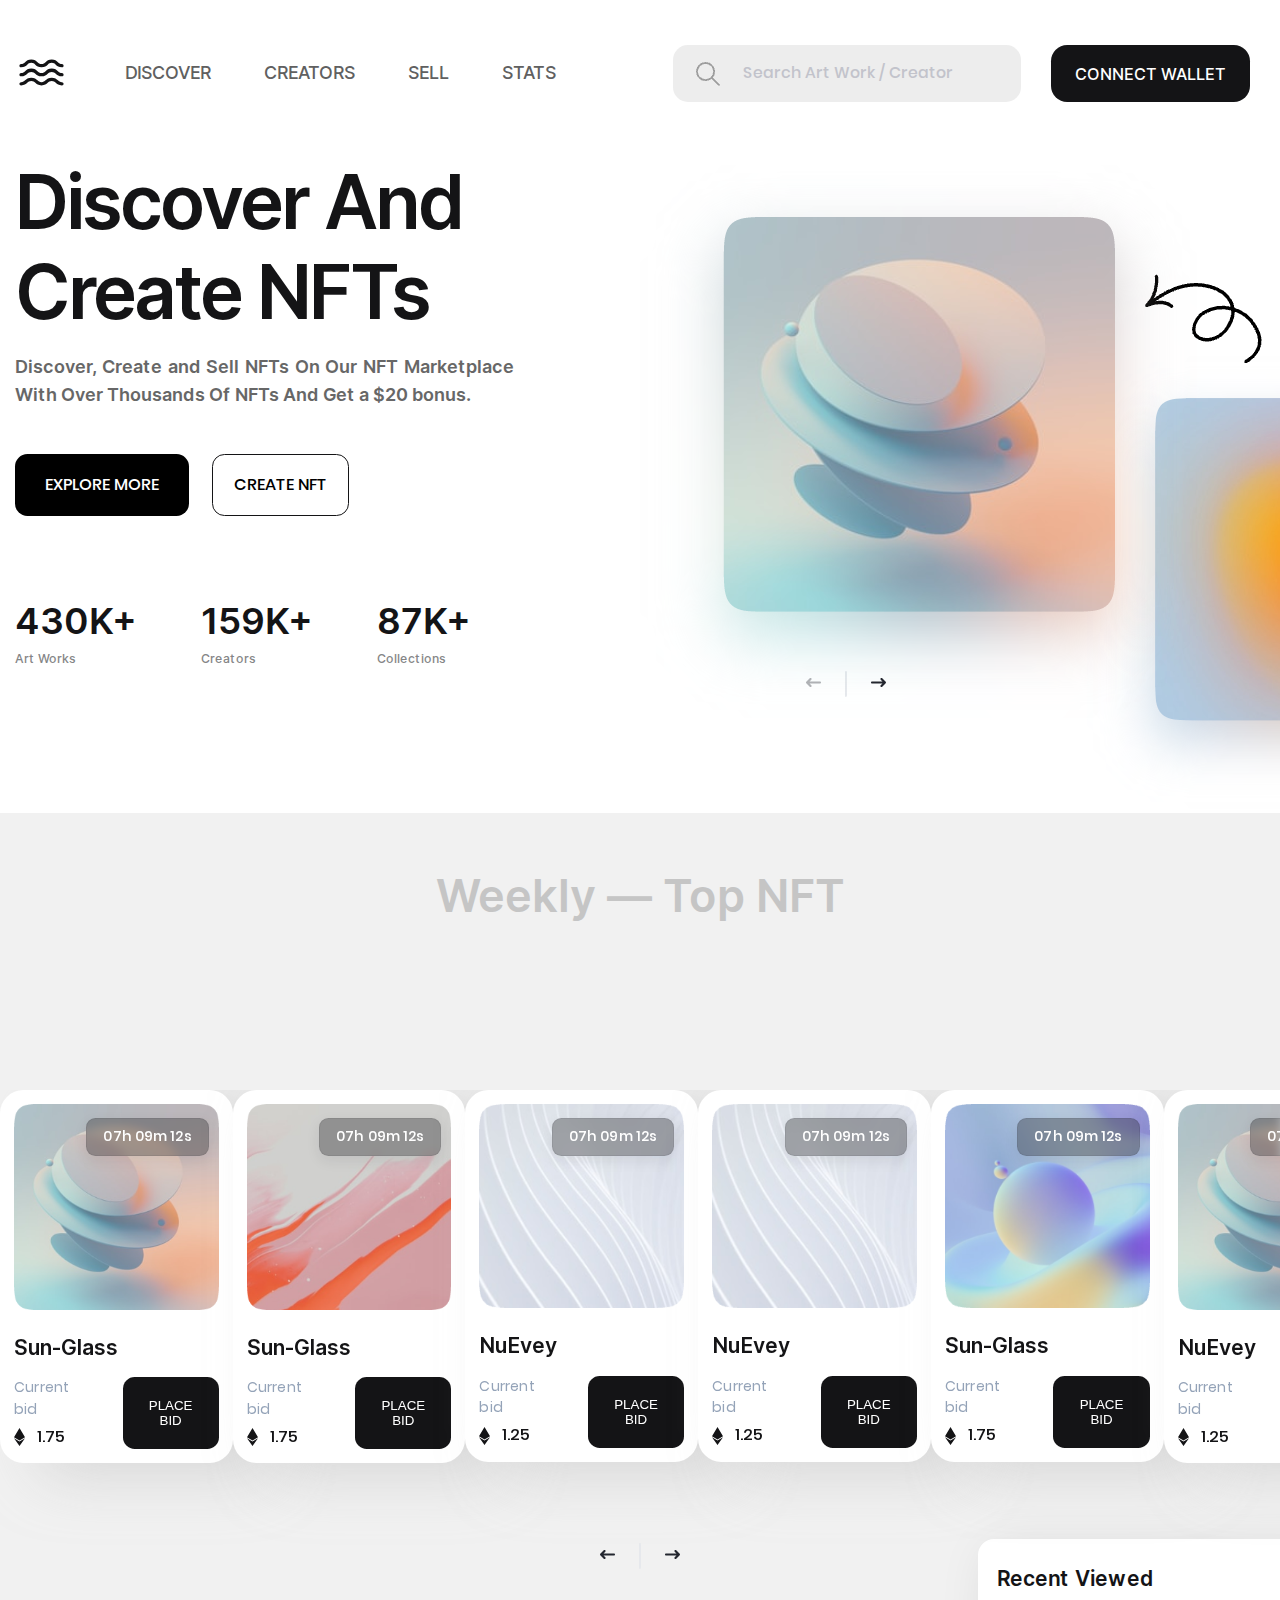
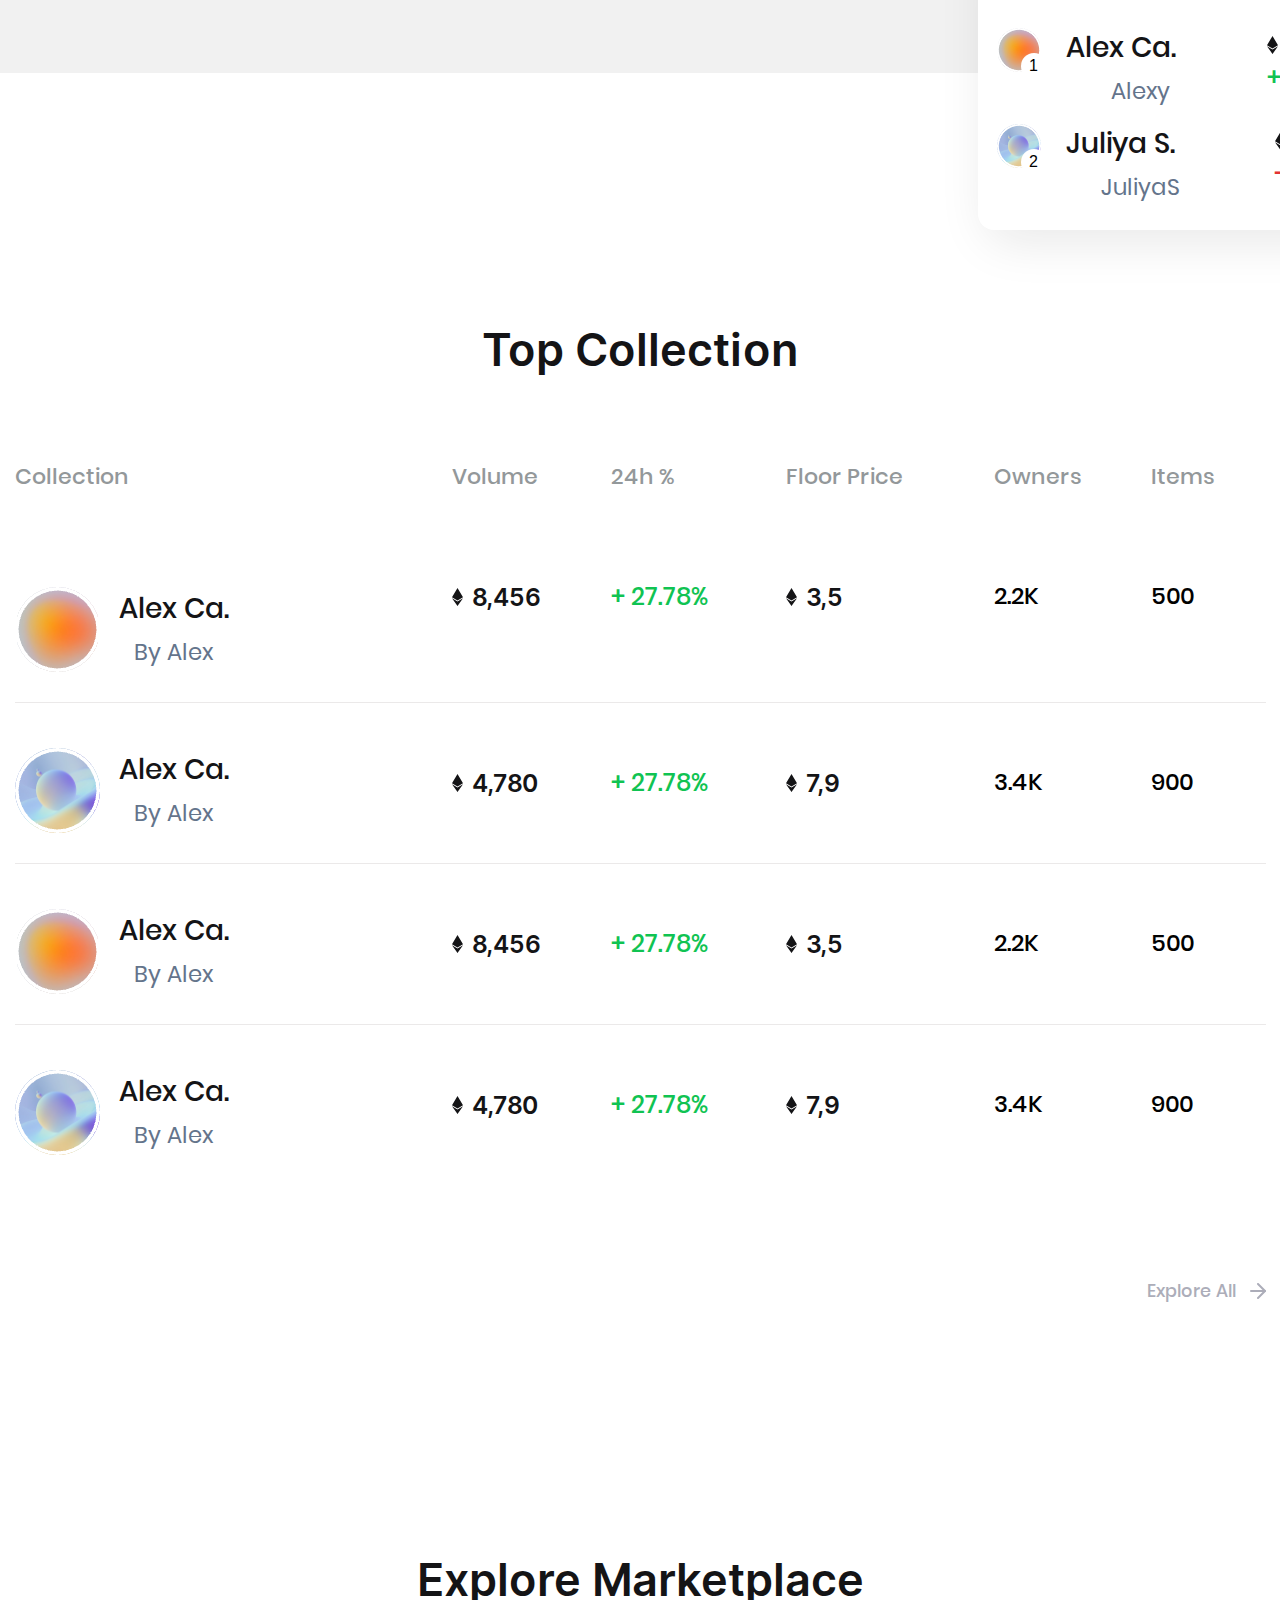
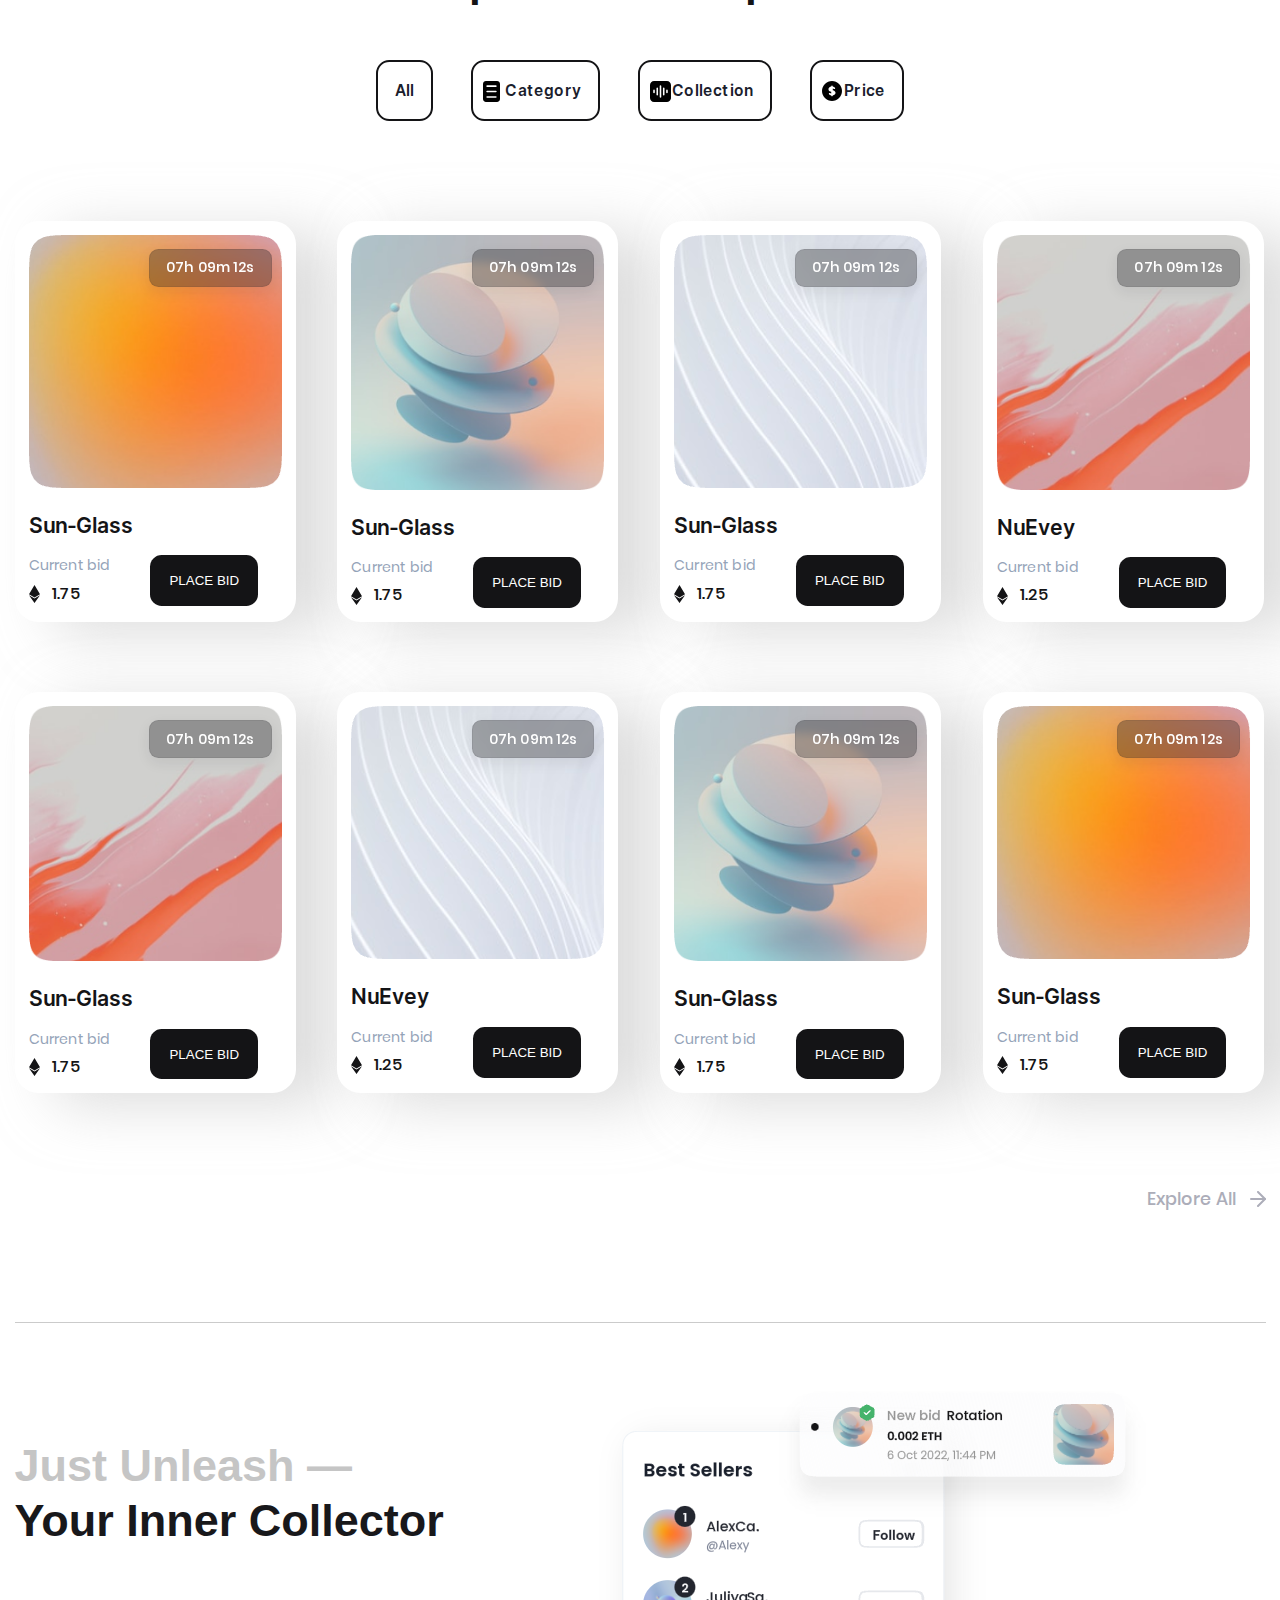
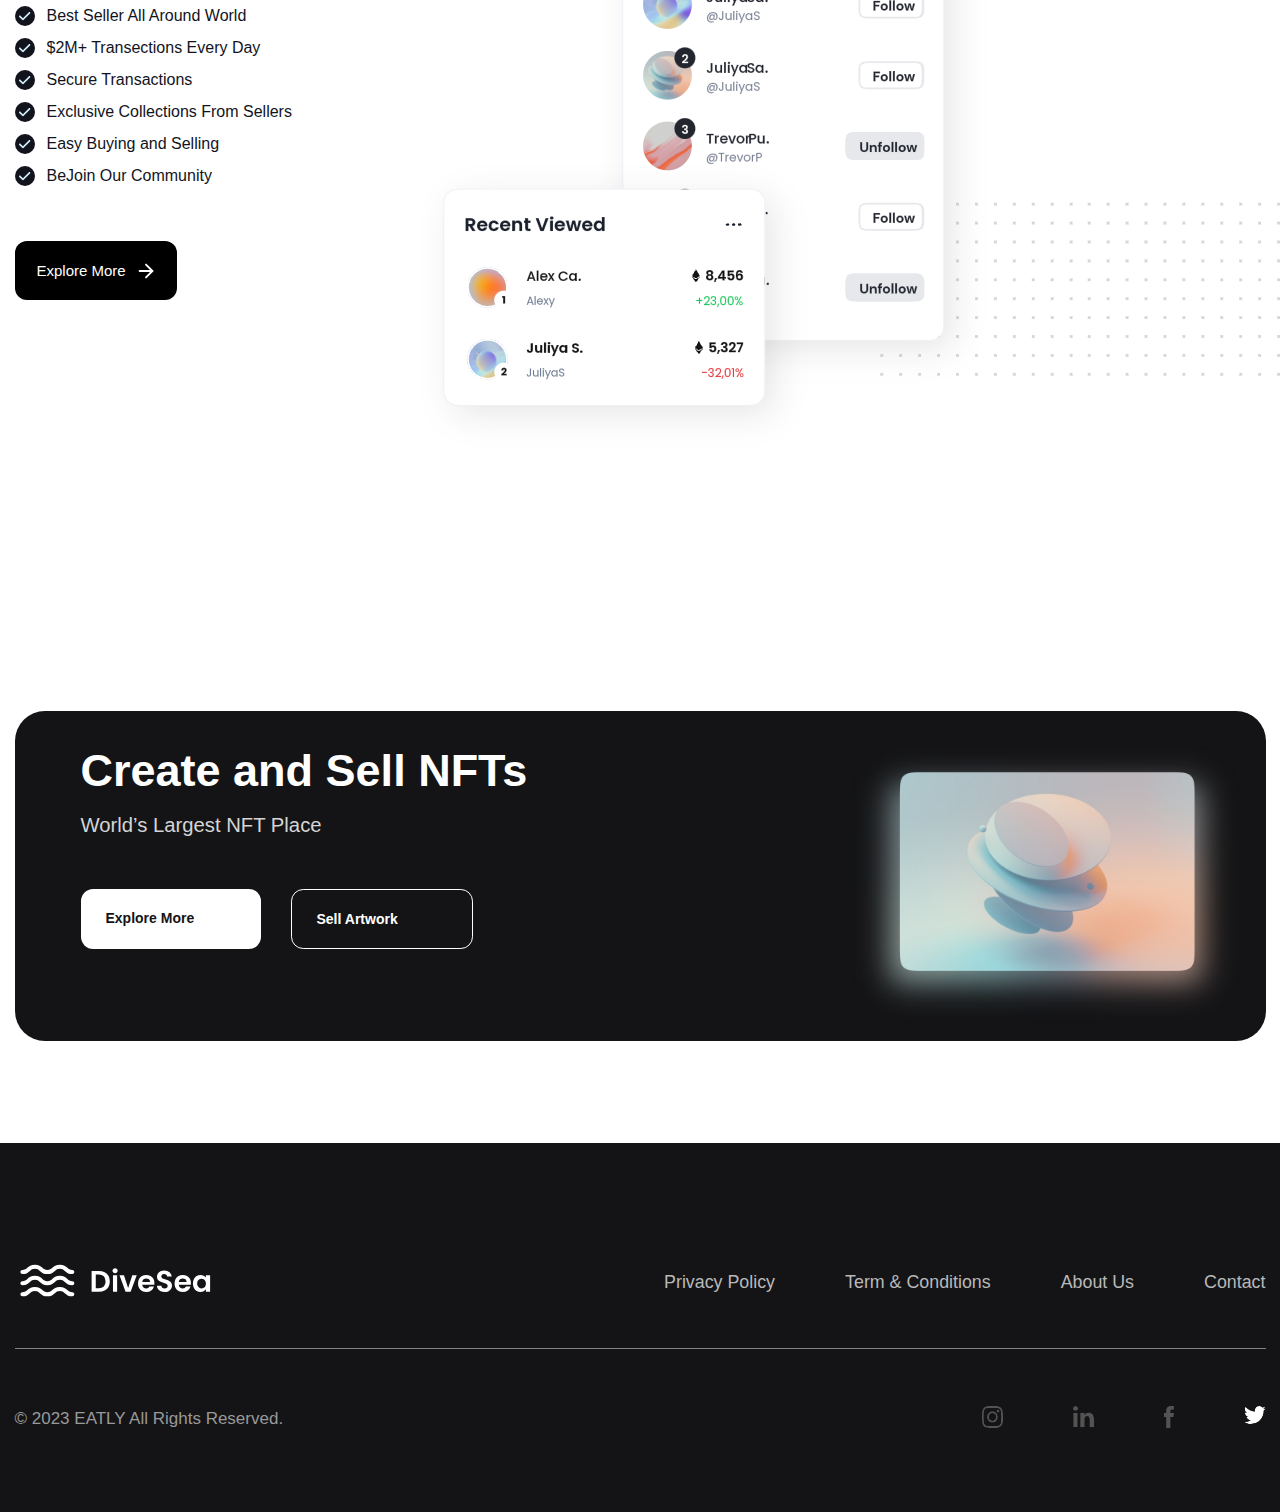
<file: index.html>
<!DOCTYPE html>
<html lang="en">
<head>
    <meta charset="UTF-8">
    <meta name="viewport" content="width=device-width, initial-scale=1.0">
    <title>DiveSea</title>
    <link rel="stylesheet" href="css/reset.css">
    <link rel="stylesheet" href="css/main.css">
    <link rel="stylesheet" href="css/header.css">
    <link rel="stylesheet" href="css/hero.css">
    <link rel="stylesheet" href="css/weekly.css">
    <link rel="stylesheet" href="css/collection.css">
    <link rel="stylesheet" href="css/explore.css">
    <link rel="stylesheet" href="css/advanteges.css">
    <link rel="stylesheet" href="css/create.css">
    <link rel="stylesheet" href="css/footet.css">
    <link rel="stylesheet" href="https://cdn.jsdelivr.net/npm/swiper@11/swiper-bundle.min.css"/>

    <script src="/js/index.js" defer></script>
    <script src="https://cdn.jsdelivr.net/npm/swiper@11/swiper-bundle.min.js"></script>
</head>
<body>
   <header class="header">
        <div class="header__container container">
            <a href="#" class="header__logo">
                <img class="header__logo-image" src="img/header_logo.svg" alt="logo">
            </a>
            <nav class="header__nav">
                <ul class="header__list">
                    <li class="header__item">
                        <a class="header__link" href="#">discover</a>
                    </li>
                    <li class="header__item">
                        <a class="header__link" href="#">creators</a>
                    </li>
                    <li class="header__item">
                        <a class="header__link" href="#">sell</a>
                    </li>
                    <li class="header__item">
                        <a class="header__link" href="#">stats</a>
                    </li>
                </ul>
            </nav>
            <input class="header__input" type="search" placeholder="Search Art Work&nbsp;/ Creator">
            <button class="header__btn">Connect Wallet</button>
        </div>
   </header>
   <section class="hero">
    <div class="hero__container container">
        <div class="hero__content">
            <h1 class="hero__title">Discover And Create NFTs</h1>
            <p class="hero__text">Discover, Create and Sell NFTs On&nbsp;Our NFT Marketplace With Over Thousands Of&nbsp;NFTs And Get a&nbsp;$20&nbsp;bonus.</p>
            <div class="hero__buttons">
                <button class="hero__btn hero__btn--explore">Explore More</button>
                <button class="hero__btn hero__btn--create">create NFT</button>
            </div>
            <div class="hero__marks">
                <div class="hero__mark">
                    <p class="hero__point">430K+</p>
                    <span class="hero__descr">Art Works</span>
                </div>
                <div class="hero__mark">
                    <p class="hero__point">159K+</p>
                    <span class="hero__descr">Creators</span>
                </div>
                <div class="hero__mark">
                    <p class="hero__point">87K+</p>
                    <span class="hero__descr">Collections</span>
                </div>
            </div>
        </div>
    </div>
    <div class="hero__slider-wrapper">
        <div class="hero__slider swiper mySwiper">
            <div class="swiper-wrapper">
              <div class="hero__slide swiper-slide"><img class="hero__image slider__img" src="img/hero-slide.png" alt="slider image rectengle"></div>
    
              <div class="hero__slide swiper-slide"><img class="hero__image slider__img" src="img/hero-slide.png" alt="slider image rectengle"></div>
            </div>
            <div class="slider__navigation slider__navigation--hero">
                <div class="swiper-button-prev"></div>
                <div class="swiper-button-next"></div>
            </div>
        </div>
    </div>
   </section>
   <section class="weekly">
        <div class="weekly__container container">
            <h2 class="weekly__title">Weekly&nbsp;&mdash; Top NFT</h2>
        </div>
        <div class="swiper mySwiper weekly__slider">
            <div class="swiper-wrapper weekly__cards">
            <div class="swiper-slide">
                <div class="weekly__card card">
                    <div class="weekly__top card__top">
                        <img class="weekly__img card__img" src="img/weekly-card1.png" alt="crypto image">
                        <time class="weekly__time card__time" datetime="7h 9m 12s">07h 09m 12s</time>
                    </div>
                    <p class="weekly__card-name card__name">Sun-Glass</p>
                    <div class="weekly__card-content card__content">
                        <div class="weekly__card-price card__price-block">
                            <span class="weekly__descr card__descr">Current bid</span>
                            <span class="weekly__price card__price">1.75</span>
                        </div>
                        <button class="weekly__btn card__btn">PLACE BID</button>
                    </div>
                </div>
            </div>
            <div class="swiper-slide">
                <div class="weekly__card card">
                    <div class="weekly__top card__top">
                        <img class="weekly__img card__img" src="img/weekly-card2.png" alt="crypto image">
                        <time class="weekly__time card__time" datetime="7h 9m 12s">07h 09m 12s</time>
                    </div>
                    <p class="weekly__card-name card__name">Sun-Glass</p>
                    <div class="weekly__card-content card__content">
                        <div class="weekly__card-price card__price-block">
                            <span class="weekly__descr card__descr">Current bid</span>
                            <span class="weekly__price card__price">1.75</span>
                        </div>
                        <button class="weekly__btn card__btn">PLACE BID</button>
                    </div>
                </div>
            </div>
            <div class="swiper-slide">
                <div class="weekly__card card">
                    <div class="weekly__top card__top">
                        <img class="weekly__img card__img" src="img/weekly-card3.png" alt="crypto image">
                        <time class="weekly__time card__time" datetime="7h 9m 12s">07h 09m 12s</time>
                    </div>
                    <p class="weekly__card-name card__name">NuEvey</p>
                    <div class="weekly__card-content card__content">
                        <div class="weekly__card-price card__price-block">
                            <span class="weekly__descr card__descr">Current bid</span>
                            <span class="weekly__price card__price">1.25</span>
                        </div>
                        <button class="weekly__btn card__btn">PLACE BID</button>
                    </div>
                </div>
            </div>
            <div class="swiper-slide">
                <div class="weekly__card card">
                    <div class="weekly__top card__top">
                        <img class="weekly__img card__img" src="img/weekly-card4.png" alt="crypto image">
                        <time class="weekly__time card__time" datetime="7h 9m 12s">07h 09m 12s</time>
                    </div>
                    <p class="weekly__card-name card__name">NuEvey</p>
                    <div class="weekly__card-content card__content">
                        <div class="weekly__card-price card__price-block">
                            <span class="weekly__descr card__descr">Current bid</span>
                            <span class="weekly__price card__price">1.25</span>
                        </div>
                        <button class="weekly__btn card__btn">PLACE BID</button>
                    </div>
                </div>
            </div>
            <div class="swiper-slide">
                <div class="weekly__card card">
                    <div class="weekly__top card__top">
                        <img class="weekly__img card__img" src="img/weekly-card5.png" alt="crypto image">
                        <time class="weekly__time card__time" datetime="7h 9m 12s">07h 09m 12s</time>
                    </div>
                    <p class="weekly__card-name card__name">Sun-Glass</p>
                    <div class="weekly__card-content card__content">
                        <div class="weekly__card-price card__price-block">
                            <span class="weekly__descr card__descr">Current bid</span>
                            <span class="weekly__price card__price">1.75</span>
                        </div>
                        <button class="weekly__btn card__btn">PLACE BID</button>
                    </div>
                </div>
            </div>
            <div class="swiper-slide">
                <div class="weekly__card card">
                    <div class="weekly__top card__top">
                        <img class="weekly__img card__img" src="img/weekly-card1.png" alt="crypto image">
                        <time class="weekly__time card__time" datetime="7h 9m 12s">07h 09m 12s</time>
                    </div>
                    <p class="weekly__card-name card__name">NuEvey</p>
                    <div class="weekly__card-content card__content">
                        <div class="weekly__card-price card__price-block">
                            <span class="weekly__descr card__descr">Current bid</span>
                            <span class="weekly__price card__price">1.25</span>
                        </div>
                        <button class="weekly__btn card__btn">PLACE BID</button>
                    </div>
                </div>
            </div>
            <div class="swiper-slide">
                <div class="weekly__card card">
                    <div class="weekly__top card__top">
                        <img class="weekly__img card__img" src="img/weekly-card2.png" alt="crypto image">
                        <time class="weekly__time card__time" datetime="7h 9m 12s">07h 09m 12s</time>
                    </div>
                    <p class="weekly__card-name card__name">NuEvey</p>
                    <div class="weekly__card-content card__content">
                        <div class="weekly__card-price card__price-block">
                            <span class="weekly__descr card__descr">Current bid</span>
                            <span class="weekly__price card__price">1.25</span>
                        </div>
                        <button class="weekly__btn card__btn">PLACE BID</button>
                    </div>
                </div>
            </div>
            <div class="swiper-slide">
                <div class="weekly__card card">
                    <div class="weekly__top card__top">
                        <img class="weekly__img card__img" src="img/weekly-card3.png" alt="crypto image">
                        <time class="weekly__time card__time" datetime="7h 9m 12s">07h 09m 12s</time>
                    </div>
                    <p class="weekly__card-name card__name">NuEvey</p>
                    <div class="weekly__card-content card__content">
                        <div class="weekly__card-price card__price-block">
                            <span class="weekly__descr card__descr">Current bid</span>
                            <span class="weekly__price card__price">1.25</span>
                        </div>
                        <button class="weekly__btn card__btn">PLACE BID</button>
                    </div>
                </div>
            </div>
            </div>
            <div class="slider__navigation slider__navigation--weekly">
                <div class="swiper-button-prev "></div>
                <div class="swiper-button-next"></div>
            </div>
        </div>
   </section>
   <section class="collection">
    <div class="collection__container container">
        <div class="collection__card">
            <div class="collection__card-top">
                <h2 class="collection__card-title">Recent Viewed</h2>
                <button class="collection__card-btn"><img class="collection__card-btn-img" src="img/collection-btn.svg"></button>
            </div>
            <div class="collection__users-stat">
                <div class="collection__user-stat">
                    <div class="collection__user">
                        <div class="collection__card-image-numb">
                            <img class="collection__afatar" src="img/user-icon-1.png" alt="" width="44" height="44">
                            <span class="collection__img-count">1</span>
                        </div>
                        <div class="collection__aftor-descr">
                            <p class="collection__aftor-name collection__aftor-name--minsize">Alex Ca.</p>
                            <span class="collection__adressed">Alexy</span>
                        </div>
                    </div>
                    <div class="collection__user-price">
                        <p class="collection__price">4,780</p>
                        <p class="collection__percent">+23,00%</p>
                    </div>
                </div>
                <div class="collection__user-stat">
                    <div class="collection__user">
                        <div class="collection__card-image-numb">
                            <img class="collection__afatar" src="img/user-icon-2.png" alt="" width="44" height="44">
                            <span class="collection__img-count">2</span>
                        </div>
                        <div class="collection__aftor-descr">
                            <p class="collection__aftor-name collection__aftor-name--minsize">Juliya S.</p>
                            <span class="collection__adressed">JuliyaS</span>
                        </div>
                    </div>
                    <div class="collection__user-price">
                        <p class="collection__price">5,327</p>
                        <p class="collection__percent collection__percent--minus">-32,01%</p>
                    </div>
                </div>

            </div>
        </div>
        <h2 class="collection__title">Top Collection</h2>
        <table class="collection__table">
            <thead class="collection__subtitle">
                <tr class="collection__top">
                    <th class="collection__table-departments" scope="col">Collection</th>
                    <th class="collection__table-departments" scope="col">Volume</th>
                    <th class="collection__table-departments" scope="col">24h&nbsp;%</th>
                    <th class="collection__table-departments" scope="col">Floor Price</th>
                    <th class="collection__table-departments" scope="col">Owners</th>
                    <th class="collection__table-departments" scope="col">Items</th>
                </tr>
            </thead>
            <tdody class="collection__content">
                <tr class="collection__description">
                    <th class="collection__table-heading collection__table-heading--first">
                        <div class="collection__aftor">
                            <img class="collection__afatar" src="img/user-icon-1.png" alt="">
                            <div class="collection__aftor-descr">
                                <p class="collection__aftor-name">Alex Ca.</p>
                                <span class="collection__adressed">By Alex</span>
                            </div>
                        </div>
                    </th >
                    <td class="collection__price collection__price--first">8,456</td>
                    <td class="collection__percent">+ 27.78%</td>
                    <td class="collection__price collection__price--first">3,5</td>
                    <td class="collection__quantity">2.2K</td>
                    <td class="collection__quantity">500</td>
                </tr>
                <tr class="collection__description">
                    <th class="collection__table-heading">
                        <div class="collection__aftor">
                            <img class="collection__afatar" src="img/user-icon-2.png" alt="">
                            <div class="collection__aftor-descr">
                                <p class="collection__aftor-name">Alex Ca.</p>
                                <span class="collection__adressed">By Alex</span>
                            </div>
                        </div>
                    </th>
                    <td class="collection__price">4,780</td>
                    <td class="collection__percent">+ 27.78%</td>
                    <td class="collection__price">7,9</td>
                    <td class="collection__quantity">3.4K</td>
                    <td class="collection__quantity">900</td>
                </tr>
                <tr class="collection__description">
                    <th class="collection__table-heading">
                        <div class="collection__aftor">
                            <img class="collection__afatar" src="img/user-icon-1.png" alt="">
                            <div class="collection__aftor-descr">
                                <p class="collection__aftor-name">Alex Ca.</p>
                                <span class="collection__adressed">By Alex</span>
                            </div>
                        </div>
                    </th>
                    <td class="collection__price">8,456</td>
                    <td class="collection__percent">+ 27.78%</td>
                    <td class="collection__price">3,5</td>
                    <td class="collection__quantity">2.2K</td>
                    <td class="collection__quantity">500</td>
                </tr>
                <tr class="collection__description collection__description--last">
                    <th class="collection__table-heading">
                        <div class="collection__aftor">
                            <img class="collection__afatar" src="img/user-icon-2.png" alt="">
                            <div class="collection__aftor-descr">
                                <p class="collection__aftor-name">Alex Ca.</p>
                                <span class="collection__adressed">By Alex</span>
                            </div>
                        </div>
                    </th>
                    <td class="collection__price">4,780</td>
                    <td class="collection__percent">+ 27.78%</td>
                    <td class="collection__price">7,9</td>
                    <td class="collection__quantity">3.4K</td>
                    <td class="collection__quantity">900</td>
                </tr>
            </tdody>
        </table>
        <button class="explore-button">Explore All</button>
    </div>
   </section>
   <section class="explore">
    <div class="explore__container container">
        <h2 class="explore__title">Explore Marketplace</h2>
        <ul class="explore__list">
            <li class="explore__item">
                <button class="explore__button">All</button>
            </li>
            <li class="explore__item">
                <button class="explore__button explore__button--catalog">Category</button>
            </li>
            <li class="explore__item">
                <button class="explore__button explore__button--collection">Collection</button>
            </li>
            <li class="explore__item">
                <button class="explore__button explore__button--dollar">Price</button>
            </li>
        </ul>
        <div class="explore__cards">
            <div class="explore__card card">
                <div class="explore__top card__top">
                    <img class="explore__img card__img" src="img/Mask Group (7).png" alt="crypto image">
                    <time class="explore__time card__time" datetime="7h 9m 12s">07h 09m 12s</time>
                </div>
                <p class="explore__card-name card__name">Sun-Glass</p>
                <div class="explore__card-content card__content">
                    <div class="explore__card-price card__price-block">
                        <span class="explore__descr card__descr">Current bid</span>
                        <span class="explore__price card__price">1.75</span>
                    </div>
                    <button class="explore__btn card__btn">PLACE BID</button>
                </div>
            </div>
            <div class="explore__card card">
                <div class="explore__top card__top">
                    <img class="explore__img card__img" src="img/weekly-card1.png" alt="crypto image">
                    <time class="explore__time card__time" datetime="7h 9m 12s">07h 09m 12s</time>
                </div>
                <p class="explore__card-name card__name">Sun-Glass</p>
                <div class="explore__card-content card__content">
                    <div class="explore__card-price card__price-block">
                        <span class="explore__descr card__descr">Current bid</span>
                        <span class="explore__price card__price">1.75</span>
                    </div>
                    <button class="explore__btn card__btn">PLACE BID</button>
                </div>
            </div>
            <div class="explore__card card">
                <div class="explore__top card__top">
                    <img class="explore__img card__img" src="img/weekly-card4.png" alt="crypto image">
                    <time class="explore__time card__time" datetime="7h 9m 12s">07h 09m 12s</time>
                </div>
                <p class="explore__card-name card__name">Sun-Glass</p>
                <div class="explore__card-content card__content">
                    <div class="explore__card-price card__price-block">
                        <span class="explore__descr card__descr">Current bid</span>
                        <span class="explore__price card__price">1.75</span>
                    </div>
                    <button class="explore__btn card__btn">PLACE BID</button>
                </div>
            </div>
            <div class="explore__card card">
                <div class="explore__top card__top">
                    <img class="explore__img card__img" src="img/weekly-card2.png" alt="crypto image">
                    <time class="explore__time card__time" datetime="7h 9m 12s">07h 09m 12s</time>
                </div>
                <p class="explore__card-name card__name">NuEvey</p>
                <div class="explore__card-content card__content">
                    <div class="explore__card-price card__price-block">
                        <span class="explore__descr card__descr">Current bid</span>
                        <span class="explore__price card__price">1.25</span>
                    </div>
                    <button class="explore__btn card__btn">PLACE BID</button>
                </div>
            </div>
            <div class="explore__card card">
                <div class="explore__top card__top">
                    <img class="explore__img card__img" src="img/weekly-card2.png" alt="crypto image">
                    <time class="explore__time card__time" datetime="7h 9m 12s">07h 09m 12s</time>
                </div>
                <p class="explore__card-name card__name">Sun-Glass</p>
                <div class="explore__card-content card__content">
                    <div class="explore__card-price card__price-block">
                        <span class="explore__descr card__descr">Current bid</span>
                        <span class="explore__price card__price">1.75</span>
                    </div>
                    <button class="explore__btn card__btn">PLACE BID</button>
                </div>
            </div>
            <div class="explore__card card">
                <div class="explore__top card__top">
                    <img class="explore__img card__img" src="img/weekly-card4.png" alt="crypto image">
                    <time class="explore__time card__time" datetime="7h 9m 12s">07h 09m 12s</time>
                </div>
                <p class="explore__card-name card__name">NuEvey</p>
                <div class="explore__card-content card__content">
                    <div class="explore__card-price card__price-block">
                        <span class="explore__descr card__descr">Current bid</span>
                        <span class="explore__price card__price">1.25</span>
                    </div>
                    <button class="explore__btn card__btn">PLACE BID</button>
                </div>
            </div>
            <div class="explore__card card">
                <div class="explore__top card__top">
                    <img class="explore__img card__img" src="img/weekly-card1.png" alt="crypto image">
                    <time class="explore__time card__time" datetime="7h 9m 12s">07h 09m 12s</time>
                </div>
                <p class="explore__card-name card__name">Sun-Glass</p>
                <div class="explore__card-content card__content">
                    <div class="explore__card-price card__price-block">
                        <span class="explore__descr card__descr">Current bid</span>
                        <span class="explore__price card__price">1.75</span>
                    </div>
                    <button class="explore__btn card__btn">PLACE BID</button>
                </div>
            </div>
            <div class="explore__card card">
                <div class="explore__top card__top">
                    <img class="explore__img card__img" src="img/Mask Group (7).png" alt="crypto image">
                    <time class="explore__time card__time" datetime="7h 9m 12s">07h 09m 12s</time>
                </div>
                <p class="explore__card-name card__name">Sun-Glass</p>
                <div class="explore__card-content card__content">
                    <div class="explore__card-price card__price-block">
                        <span class="explore__descr card__descr">Current bid</span>
                        <span class="explore__price card__price">1.75</span>
                    </div>
                    <button class="explore__btn card__btn">PLACE BID</button>
                </div>
            </div>
        </div>
        <button class="explore-button explore-button--section-explore">Explore All</button>
    </div>
   </section>
   <section class="advanteges">
        <div class="advanteges__container container">
            <h2 class="advanteges__title"><span class="advanteges__text">Just Unleash&nbsp;&mdash;</span>Your Inner Collector</h2>
            <ul class="advanteges__list">
                <li class="advanteges__item">Best Seller All Around World</li>
                <li class="advanteges__item">$2M+ Transections Every Day</li>
                <li class="advanteges__item">Secure Transactions</li>
                <li class="advanteges__item">Exclusive Collections From Sellers</li>
                <li class="advanteges__item">Easy Buying and Selling</li>
                <li class="advanteges__item">BeJoin Our Community</li>
            </ul>
            <a class="advanteges__link" href="#">Explore More</a>
        </div>
   </section>
   <section class="create">
    <div class="create__container container">
        <div class="create__card">
            <div class="create__content">
                <h2 class="create__title">Create and Sell NFTs</h2>
                <p class="create__text">World&rsquo;s Largest NFT Place</p>
                <div class="create__buttons">
                    <div class="create__btn create__btn--white">Explore More</div>
                    <div class="create__btn create__btn--dark">Sell Artwork</div>
                </div>
            </div>
            <img class="create__img" src="img/Сочетание 4.png">
        </div>
    </div>
   </section>
   <footer class="footer">
    <div class="footer__container container">
        <div class="footer__block footer__block--first">
            <a class="footer__logo" href="#"><img class="footer__logo-image" src="img/Logo (2).svg"></a>
            <ul class="footer__list">
                <li class="footer__item">
                    <a class="footer__link" href="#">Privacy Policy</a>
                </li>
                <li class="footer__item">
                    <a class="footer__link" href="#">Term & Conditions</a>
                </li>
                <li class="footer__item">
                    <a class="footer__link" href="#">About Us</a>
                </li>
                <li class="footer__item">
                    <a class="footer__link" href="#">Contact</a>
                </li>
            </ul>
        </div>
        <div class="footer__block">
            <p class="footer__coperide">&copy;&nbsp;2023&nbsp;EATLY All Rights Reserved.</p>
            <ul class="footer__list">
                <li class="footer__item">
                    <img class="footer__icon" src="img/Group 888.svg">
                </li>
                <li class="footer__item">
                    <img class="footer__icon" src="img/Path 7.svg">
                </li>
                <li class="footer__item">
                    <img class="footer__icon" src="img/Path 13.svg">   
                </li>
                <li class="footer__item">
                    <img class="footer__icon" src="img/Path 6.svg">
                </li>
            </ul>
        </div>
    </div>
   </footer>
   <!-- <script>
    var swiper = new Swiper(".mySwiper", {
      pagination: {
        el: ".swiper-pagination",
        clickable: true,
        renderBullet: function (index, className) {
          return '<span class="' + className + '">' + (index + 1) + "</span>";
        },
      },
    });
  </script> -->
</body>
</html>
</file>
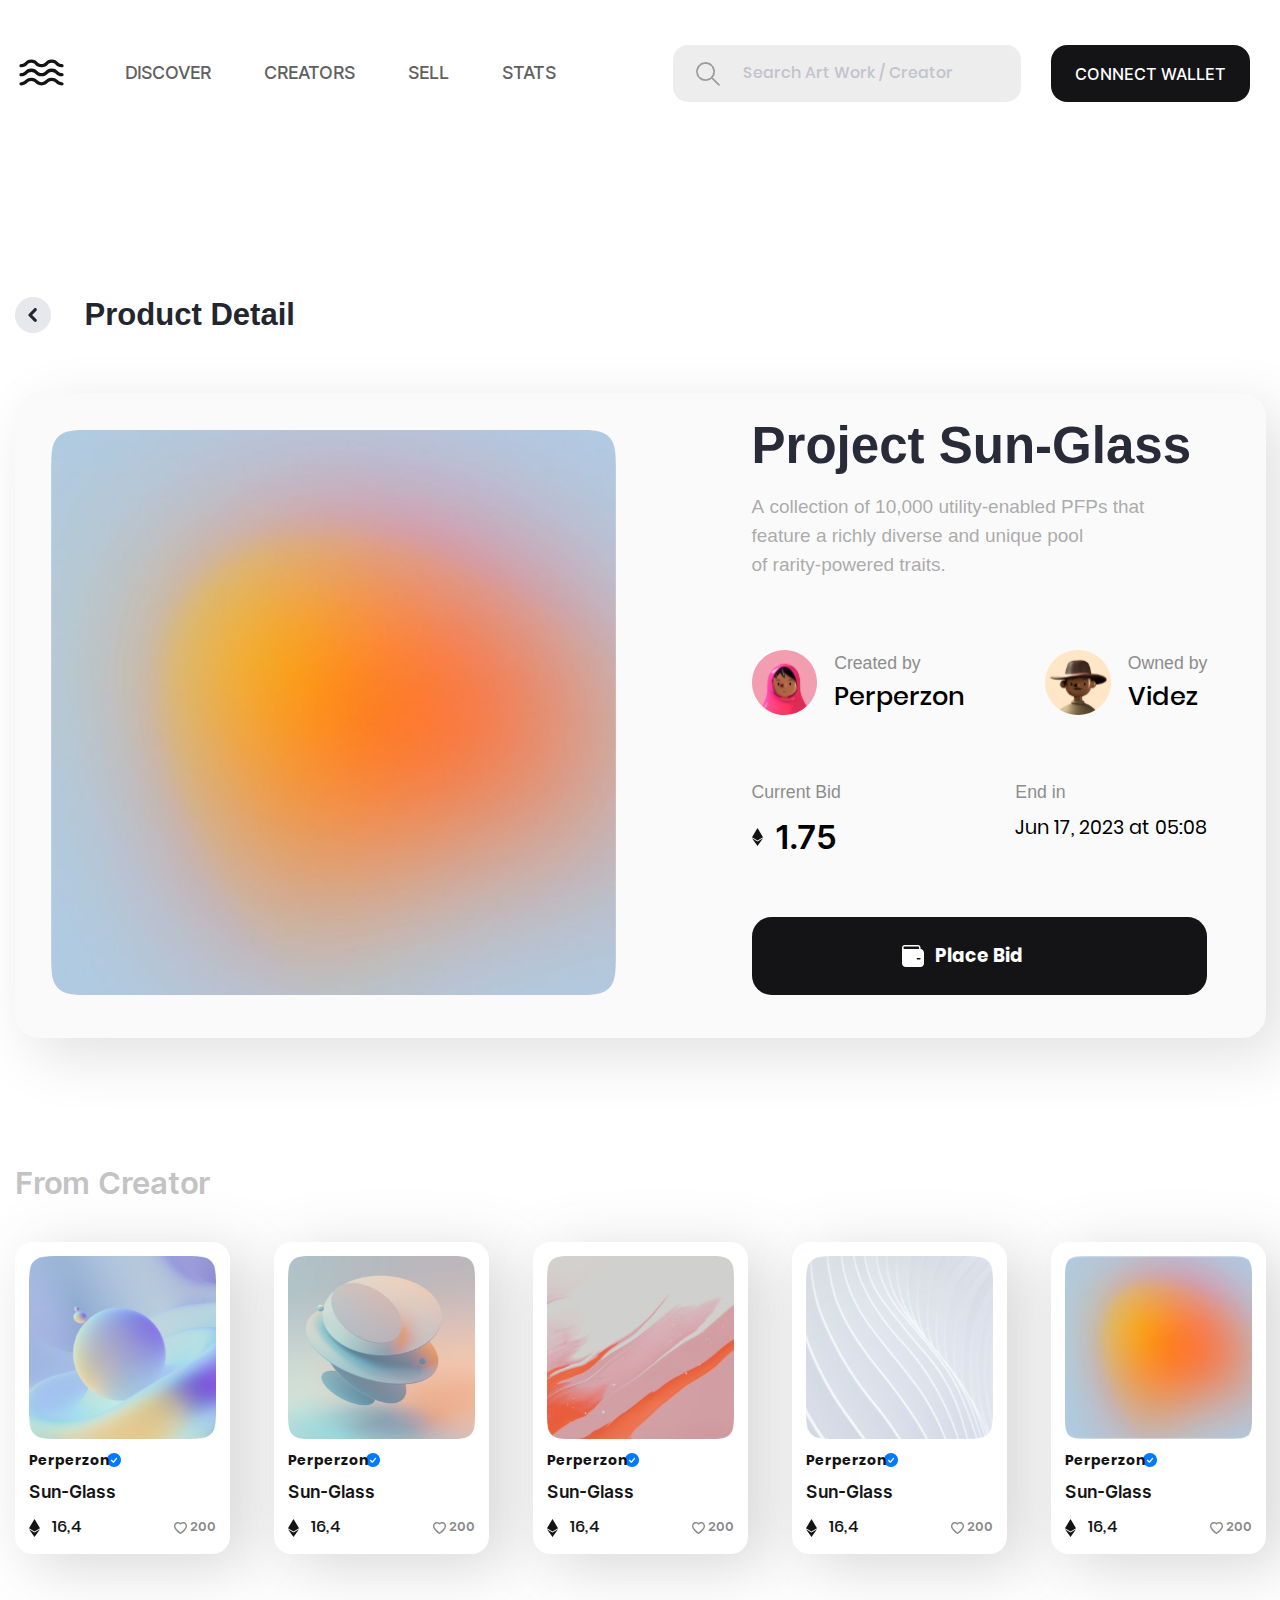
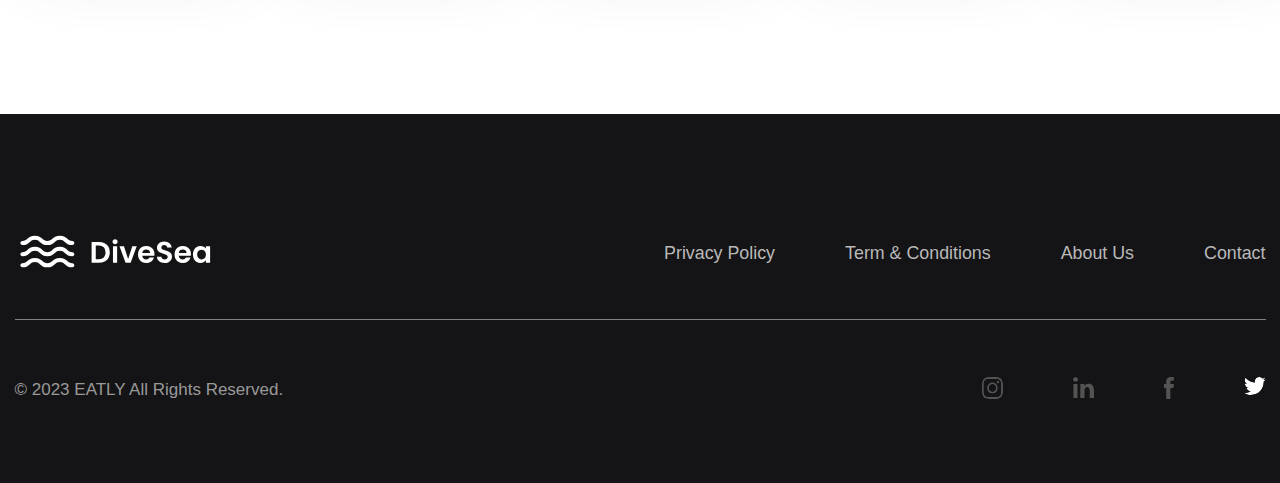
<file: detail.html>
<!DOCTYPE html>
<html lang="en">
<head>
    <meta charset="UTF-8">
    <meta name="viewport" content="width=device-width, initial-scale=1.0">
    <title>DiveSea</title>
    <link rel="stylesheet" href="css/reset.css">
    <link rel="stylesheet" href="css/main.css">
    <link rel="stylesheet" href="css/header.css">
    <link rel="stylesheet" href="css/detail.css">
    <link rel="stylesheet" href="css/footet.css">
    <link rel="stylesheet" href="css/creator.css">
    <link rel="stylesheet" href="https://cdn.jsdelivr.net/npm/swiper@11/swiper-bundle.min.css"/>

    <script src="/js/index.js" defer></script>
    <script src="https://cdn.jsdelivr.net/npm/swiper@11/swiper-bundle.min.js"></script>
</head>
<body>
   <header class="header">
        <div class="header__container container">
            <a href="#" class="header__logo">
                <img class="header__logo-image" src="img/header_logo.svg" alt="logo">
            </a>
            <nav class="header__nav">
                <ul class="header__list">
                    <li class="header__item">
                        <a class="header__link" href="#">discover</a>
                    </li>
                    <li class="header__item">
                        <a class="header__link" href="#">creators</a>
                    </li>
                    <li class="header__item">
                        <a class="header__link" href="#">sell</a>
                    </li>
                    <li class="header__item">
                        <a class="header__link" href="#">stats</a>
                    </li>
                </ul>
            </nav>
            <input class="header__input" type="search" placeholder="Search Art Work&nbsp;/ Creator">
            <button class="header__btn">Connect Wallet</button>
        </div>
   </header>
   <section class="detail">
        <div class="detail__container container">
            <div class="detail__btn-content">
               <button class="detail__button"></button>
               <span class="detail__btn-text">Product Detail</span>
            </div>
            <div class="detail__card">
                <img class="detail__img" src="img/Rectangle 275.png" alt="image nft">
                <div class="detail__card-content">
                    <h2 class="detail__title">Project Sun-Glass</h2>
                    <p class="detail__descr">A&nbsp;collection of&nbsp;10,000 utility-enabled PFPs that feature a&nbsp;richly diverse and unique pool of&nbsp;rarity-powered traits.</p>
                    <div class="detail__aftors">
                        <div class="detail__aftor">
                            <img class="detail__card-ator-img" src="img/Ellipse 28.svg" alt="">
                            <div class="detail__aftor-info">
                                <span class="detail__purpose">Created by</span>
                                <p class="detail__aftor-name">Perperzon</p>
                            </div>
                        </div>
                        <div class="detail__aftor">
                            <img class="detail__card-ator-img" src="img/Ellipse 29.svg" alt="">
                            <div class="detail__aftor-info">
                                <span class="detail__purpose">Owned by</span>
                                <p class="detail__aftor-name">Videz</p>
                            </div>
                        </div>
                    </div>
                    <div class="detail__card-descr">
                        <div class="detail__decsr-block">
                            <span class="detail__purpose">Current Bid</span>
                            <span class="detail__price">1.75</span>
                        </div>
                        <div class="detail__decsr-block">
                            <span class="detail__purpose">End in</span>
                            <data class="detail__date">Jun&nbsp;17, 2023&nbsp;at 05:08</data>
                        </div>
                    </div>
                    <button class="detail__btn">Place Bid</button>
                </div>
            </div>
        </div>
   </section>
   <section class="creator">
    <div class="creator__container container">
        <h2 class="creator__title">From Creator</h2>
        <div class="creator__cards">
            <div class="creator__card">
                <img class="creator__img" src="img/weekly-card5.png">
                <p class="creator__card-check">Perperzon</p>
                <p class="creator__card-name">Sun-Glass</p>
                <div class="creator__card-descr">
                    <span class="card__price">16,4</span>
                    <span class="creator__card-follower">200</span>
                </div>
            </div>
            <div class="creator__card">
                <img class="creator__img" src="img/weekly-card1.png">
                <p class="creator__card-check">Perperzon</p>
                <p class="creator__card-name">Sun-Glass</p>
                <div class="creator__card-descr">
                    <span class="card__price">16,4</span>
                    <span class="creator__card-follower">200</span>
                </div>
            </div>
            <div class="creator__card">
                <img class="creator__img" src="img/weekly-card2.png">
                <p class="creator__card-check">Perperzon</p>
                <p class="creator__card-name">Sun-Glass</p>
                <div class="creator__card-descr">
                    <span class="card__price">16,4</span>
                    <span class="creator__card-follower">200</span>
                </div>
            </div>
            <div class="creator__card">
                <img class="creator__img" src="img/weekly-card4.png">
                <p class="creator__card-check">Perperzon</p>
                <p class="creator__card-name">Sun-Glass</p>
                <div class="creator__card-descr">
                    <span class="card__price">16,4</span>
                    <span class="creator__card-follower">200</span>
                </div>
            </div>
            <div class="creator__card">
                <img class="creator__img" src="img/Rectangle 283.png">
                <p class="creator__card-check">Perperzon</p>
                <p class="creator__card-name">Sun-Glass</p>
                <div class="creator__card-descr">
                    <span class="card__price">16,4</span>
                    <span class="creator__card-follower">200</span>
                </div>
            </div>
        </div>
    </div>
   </section>
   <footer class="footer">
    <div class="footer__container container">
        <div class="footer__block footer__block--first">
            <a class="footer__logo" href="#"><img class="footer__logo-image" src="img/Logo (2).svg"></a>
            <ul class="footer__list">
                <li class="footer__item">
                    <a class="footer__link" href="#">Privacy Policy</a>
                </li>
                <li class="footer__item">
                    <a class="footer__link" href="#">Term & Conditions</a>
                </li>
                <li class="footer__item">
                    <a class="footer__link" href="#">About Us</a>
                </li>
                <li class="footer__item">
                    <a class="footer__link" href="#">Contact</a>
                </li>
            </ul>
        </div>
        <div class="footer__block">
            <p class="footer__coperide">&copy;&nbsp;2023&nbsp;EATLY All Rights Reserved.</p>
            <ul class="footer__list">
                <li class="footer__item">
                    <img class="footer__icon" src="img/Group 888.svg">
                </li>
                <li class="footer__item">
                    <img class="footer__icon" src="img/Path 7.svg">
                </li>
                <li class="footer__item">
                    <img class="footer__icon" src="img/Path 13.svg">   
                </li>
                <li class="footer__item">
                    <img class="footer__icon" src="img/Path 6.svg">
                </li>
            </ul>
        </div>
    </div>
   </footer>
</file>
<file: css/main.css>
body {
  background-color: #fff;
  font-family: "Russo One", sans-serif;
  font-family: "Muller", sans-serif;
}

:root {
  --dark-color: #141416;
}

.container {
  margin: 0 auto;
  max-width: 1251px;
}

@font-face {
  font-family: "Poppins";
  src: url("../fonts/Poppins-Regular.woff2");
  font-weight: 400;
  font-style: normal;
}
@font-face {
  font-family: "Poppins";
  src: url("../fonts/Poppins-Medium.woff2");
  font-weight: 500;
  font-style: normal;
}
@font-face {
  font-family: "Poppins";
  src: url("../fonts/Inter-SemiBold.woff2");
  font-weight: 600;
  font-style: normal;
}
@font-face {
  font-family: "Poppins";
  src: url("../fonts/Poppins-Bold.woff2");
  font-weight: 700;
  font-style: normal;
}
@font-face {
  font-family: "Inter";
  src: url("../fonts/Inter-Medium.woff2");
  font-weight: 500;
  font-style: normal;
}
@font-face {
  font-family: "Inter";
  src: url("../fonts/Inter-SemiBold.woff2");
  font-weight: 600;
  font-style: normal;
}
.slider__navigation {
  position: relative;
  bottom: 141px;
  left: 150px;
  max-width: 112px;
}
.slider__navigation:after {
  position: absolute;
  content: url(../img/pagination-gash.svg);
  left: 50%;
  transform: translateX(-50%);
}
.slider__navigation .swiper-button-prev {
  transition: opacity 0.3s ease-in-out;
}
.slider__navigation .swiper-button-prev:hover {
  filter: invert(78%) sepia(8%) saturate(301%) hue-rotate(198deg) brightness(90%) contrast(85%);
}
.slider__navigation .swiper-button-prev:active {
  filter: invert(31%) sepia(28%) saturate(2714%) hue-rotate(355deg) brightness(99%) contrast(90%);
}
.slider__navigation .swiper-button-prev:focus-visible {
  outline-offset: 7px;
  outline: 1.5px solid #acadb9;
  border-radius: 6px;
}
.slider__navigation .swiper-button-prev:after {
  content: url(../img/hero-arrow-prev\ \(1\).svg);
}
.slider__navigation .swiper-button-next {
  transition: opacity 0.3s ease-in-out;
}
.slider__navigation .swiper-button-next:hover {
  filter: invert(78%) sepia(8%) saturate(301%) hue-rotate(198deg) brightness(90%) contrast(85%);
}
.slider__navigation .swiper-button-next:active {
  filter: invert(31%) sepia(28%) saturate(2714%) hue-rotate(355deg) brightness(99%) contrast(90%);
}
.slider__navigation .swiper-button-next:focus-visible {
  outline-offset: 7px;
  outline: 1.5px solid #acadb9;
  border-radius: 6px;
}
.slider__navigation .swiper-button-next:after {
  content: url(../img/hero-navig-next.svg);
}
.slider__navigation--hero {
  bottom: 141px;
  left: 150px;
}
.slider__navigation--weekly {
  left: 50%;
  bottom: -80px;
  transform: translateX(-50%);
}
.slider__navigation--weekly .swiper-button-prev:after {
  content: url(../img/hero-arrow-prev\ \(1\).svg);
}
.slider__navigation--weekly .swiper-button-prev:hover {
  filter: invert(78%) sepia(8%) saturate(301%) hue-rotate(198deg) brightness(90%) contrast(85%);
}
.slider__navigation--weekly .swiper-button-prev:active {
  filter: invert(31%) sepia(28%) saturate(2714%) hue-rotate(355deg) brightness(99%) contrast(90%);
}
.slider__navigation--weekly .swiper-button-prev:focus-visible {
  outline-offset: 7px;
  outline: 1.5px solid #acadb9;
  border-radius: 6px;
}
.slider__navigation--weekly .swiper-button-next:after {
  content: url(../img/hero-navig-next.svg);
}
.slider__navigation--weekly .swiper-button-next:hover {
  filter: invert(78%) sepia(8%) saturate(301%) hue-rotate(198deg) brightness(90%) contrast(85%);
}
.slider__navigation--weekly .swiper-button-next:active {
  filter: invert(31%) sepia(28%) saturate(2714%) hue-rotate(355deg) brightness(99%) contrast(90%);
}
.slider__navigation--weekly .swiper-button-next:focus-visible {
  outline-offset: 7px;
  outline: 1.5px solid #acadb9;
  border-radius: 6px;
}

.card {
  border-radius: 23.48px;
  box-shadow: 38.82px 11.76px 58.81px 0px rgba(199, 199, 199, 0.6);
  background: rgb(255, 255, 255);
  padding: 14px;
  max-width: 281px;
  box-sizing: border-box;
}
.card__top {
  position: relative;
}
.card__img {
  margin-bottom: 20px;
  width: 100%;
}
.card__time {
  position: absolute;
  right: 10px;
  top: 14px;
  color: rgb(255, 255, 255);
  font-family: Poppins;
  font-size: 14.12px;
  font-weight: 500;
  line-height: 150%;
  letter-spacing: 0.12px;
  box-sizing: border-box;
  border: 1.18px solid rgba(28, 29, 32, 0.08);
  border-radius: 9.41px;
  box-shadow: 0px 4.71px 14.12px 0px rgba(28, 29, 32, 0.08);
  -webkit-backdrop-filter: blur(4.71px);
          backdrop-filter: blur(4.71px);
  background: rgba(28, 29, 32, 0.35);
  padding: 7.5px 16px;
}
.card__name {
  color: var(--dark-color);
  font-family: Poppins;
  font-size: 21.17px;
  font-weight: 600;
  line-height: 140%;
  letter-spacing: 0px;
  margin-bottom: 15px;
}
.card__content {
  display: flex;
  gap: 40px;
}
.card__price-block {
  display: flex;
  flex-direction: column;
  row-gap: 5px;
}
.card__descr {
  color: rgb(148, 163, 184);
  font-family: Poppins;
  font-size: 14.12px;
  font-weight: 400;
  line-height: 150%;
  letter-spacing: 0.18px;
}
.card__price {
  color: var(--dark-color);
  font-family: Poppins;
  font-size: 16.47px;
  font-weight: 500;
  line-height: 150%;
  letter-spacing: 0px;
  padding-left: 23px;
  background-image: url(../img/weekly-card-price.svg);
  background-repeat: no-repeat;
  background-position: center left;
}
.card__btn {
  border-radius: 11.76px;
  background-color: var(--dark-color);
  color: #ffffff;
  padding: 11px 19px;
  border: 0;
  cursor: pointer;
  transition: color 0.2s ease-in-out;
}
.card__btn:focus {
  outline: none;
}
.card__btn:hover {
  color: #9c9c9c;
}
.card__btn:active {
  color: #9c9c9c;
  background-color: #ffffff;
  outline: 1px solid #000000;
}
.card__btn:focus-visible {
  outline-offset: 7px;
  outline: 1.5px solid #acadb9;
  border-radius: 6px;
}

.explore-button {
  color: rgb(172, 173, 185);
  font-family: Poppins;
  font-size: 17.67px;
  font-weight: 500;
  line-height: 39.92px;
  letter-spacing: -0.09px;
  text-align: right;
  padding-right: 30px;
  border: 0;
  background: transparent;
  cursor: pointer;
  margin-top: 85px;
  background-image: url(../img/cursor.svg);
  background-repeat: no-repeat;
  background-position: center right;
}
.explore-button--section-explore {
  display: flex;
  margin-left: auto;
}/*# sourceMappingURL=main.css.map */
</file>
<file: css/header.css>
.header {
  padding: 45px 0 55px;
}
.header__container {
  display: flex;
  align-items: center;
}
.header__logo {
  margin-right: 57px;
  transition: transform 0.2s ease-in-out;
}
.header__logo:focus {
  outline: none;
}
.header__logo:hover {
  transform: scale(105%);
}
.header__logo:focus-visible {
  outline-offset: 7px;
  outline: 1.5px solid #acadb9;
  border-radius: 6px;
}
.header__nav {
  margin-right: 117px;
}
.header__list {
  display: flex;
  align-items: center;
  gap: 53px;
}
.header__link {
  color: rgb(96, 96, 96);
  font-family: Inter;
  font-size: 17.83px;
  font-weight: 500;
  line-height: 26.74px;
  letter-spacing: 0%;
  text-align: left;
  text-transform: uppercase;
  text-decoration: none;
  transition: color 0.2s ease-in-out;
}
.header__link:focus {
  outline: none;
}
.header__link:hover {
  color: #c5c5c5;
}
.header__link:active {
  color: #a54d12;
}
.header__link:focus-visible {
  outline-offset: 7px;
  outline: 1.5px solid #acadb9;
  border-radius: 6px;
}
.header__input {
  margin-right: 30px;
  border-radius: 15px;
  border: 0;
  background: rgb(237, 237, 237);
  padding: 21px 23px 21px 70px;
  min-width: 348px;
  background-image: url(../img/header-icon.png);
  background-repeat: no-repeat;
  background-position: 23px center;
}
.header__input::-moz-placeholder {
  color: rgb(194, 195, 203);
  font-family: Poppins;
  font-size: 15.71px;
  font-weight: 500;
  line-height: 117.5%;
  letter-spacing: -2%;
  text-align: left;
}
.header__input::placeholder {
  color: rgb(194, 195, 203);
  font-family: Poppins;
  font-size: 15.71px;
  font-weight: 500;
  line-height: 117.5%;
  letter-spacing: -2%;
  text-align: left;
}
.header__input:focus {
  outline: none;
}
.header__input:hover {
  color: #c5c5c5;
}
.header__input:focus-visible {
  outline: 1.5px solid #000000;
  border-radius: 15px;
}
.header__input::-webkit-search-cancel-button {
  -webkit-appearance: none;
  appearance: none;
  height: 20px;
  width: 20px;
  background-image: url(../img/hero-navig-next.svg);
  background-size: 20px 20px;
}
.header__btn {
  padding: 16.5px 24px;
  border: 0;
  border-radius: 16.17px;
  background: rgb(20, 20, 22);
  color: rgb(255, 255, 255);
  font-family: Inter;
  font-size: 16.17px;
  font-weight: 500;
  line-height: 24.26px;
  letter-spacing: 0%;
  text-align: left;
  text-transform: uppercase;
  cursor: pointer;
  transition: color 0.2s ease-in-out;
}
.header__btn:focus {
  outline: none;
}
.header__btn:hover {
  color: #9c9c9c;
}
.header__btn:active {
  color: #9c9c9c;
  background-color: #ffffff;
  outline: 1px solid #000000;
}
.header__btn:focus-visible {
  outline-offset: 7px;
  outline: 1.5px solid #acadb9;
  border-radius: 6px;
}/*# sourceMappingURL=header.css.map */
</file>
<file: css/hero.css>
:root {
  --dark-color: #141416;
}

.hero {
  position: relative;
}
.hero__container {
  display: flex;
  padding-bottom: 144px;
}
.hero__title {
  color: var(--dark-color);
  font-family: Poppins;
  font-size: 75px;
  font-weight: 600;
  line-height: 120%;
  letter-spacing: -3px;
  text-transform: capitalize;
  max-width: 576px;
  margin-bottom: 16px;
}
.hero__text {
  font-family: Inter;
  font-size: 18px;
  font-weight: 600;
  line-height: 28px;
  letter-spacing: 0px;
  text-align: justify;
  color: #676767;
  margin-bottom: 45px;
  max-width: 499px;
}
.hero__buttons {
  display: flex;
  gap: 23px;
  margin-bottom: 82px;
}
.hero__btn {
  font-family: Poppins;
  font-size: 16.27px;
  font-weight: 500;
  line-height: 24px;
  letter-spacing: 1%;
  text-transform: uppercase;
  border-radius: 12.41px;
}
.hero__btn--explore {
  color: rgb(255, 255, 255);
  background: rgb(0, 0, 0);
  padding: 18px 30px;
  border: 0;
  cursor: pointer;
  transition: color 0.2s ease-in-out;
}
.hero__btn--explore:focus {
  outline: none;
}
.hero__btn--explore:hover {
  color: #9c9c9c;
}
.hero__btn--explore:active {
  color: #9c9c9c;
  background-color: #ffffff;
  outline: 1px solid #000000;
}
.hero__btn--explore:focus-visible {
  outline-offset: 7px;
  outline: 1.5px solid #acadb9;
  border-radius: 6px;
}
.hero__btn--create {
  padding: 18px 21px;
  border: 1px solid var(--dark-color);
  cursor: pointer;
  color: rgb(0, 0, 0);
  background-color: #fff;
  transition: color 0.2s ease-in-out;
}
.hero__btn--create:focus {
  outline: none;
}
.hero__btn--create:hover {
  color: #9c9c9c;
}
.hero__btn--create:active {
  color: #9c9c9c;
  background-color: #000000;
  outline: 1px solid #9c9c9c;
}
.hero__btn--create:focus-visible {
  outline-offset: 7px;
  outline: 1.5px solid #acadb9;
  border-radius: 6px;
}
.hero__marks {
  display: flex;
  gap: 65px;
}
.hero__mark {
  display: flex;
  flex-direction: column;
  row-gap: 6px;
}
.hero__point {
  color: rgb(20, 20, 22);
  font-family: Poppins;
  font-size: 36.77px;
  font-weight: 600;
  line-height: 45.96px;
  color: var(--dark-color);
}
.hero__descr {
  color: #848586;
  font-family: Inter;
  font-size: 12.26px;
  font-weight: 500;
  line-height: 18.39px;
}
.hero__slider-wrapper {
  width: 50%;
  position: absolute;
  right: 0;
  top: 0;
}/*# sourceMappingURL=hero.css.map */
</file>
<file: css/weekly.css>
:root {
  --dark-color: #141416;
}

.weekly {
  background-color: #f1f1f1;
}
.weekly__container {
  padding: 70px 0 90px;
}
.weekly__title {
  text-align: center;
  color: rgb(197, 197, 197);
  font-family: Poppins;
  font-size: 45px;
  font-weight: 600;
  line-height: 26.92px;
  letter-spacing: 0px;
  margin-bottom: 90px;
}
.weekly__slider {
  padding-bottom: 210px !important;
}
.weekly__carsds {
  max-width: 200px !important;
}/*# sourceMappingURL=weekly.css.map */
</file>
<file: css/collection.css>
:root {
  --dark-color: #141416;
}

.collection__container {
  padding: 255px 0;
  display: flex;
  flex-direction: column;
  justify-content: center;
  position: relative;
}
.collection__card {
  padding: 26px 24px 26px 19px;
  background: rgb(255, 255, 255);
  border-radius: 16px;
  position: absolute;
  top: -134px;
  left: 963px;
  max-width: 365px;
  box-shadow: 10px 10px 50px 0px rgba(20, 20, 22, 0.1);
}
.collection__table-heading {
  display: flex;
}
.collection__aftor {
  display: flex;
  gap: 24px;
  align-items: center;
  margin-bottom: 30px;
  padding-top: 45px;
}
.collection__card-top {
  display: flex;
  gap: 156px;
  margin-bottom: 34px;
  margin-right: 15px;
}
.collection__card-title {
  color: var(--dark-color);
  font-family: Poppins;
  font-size: 21px;
  font-weight: 600;
  line-height: 135%;
  letter-spacing: 0.2px;
  min-width: 161px;
}
.collection__user {
  display: flex;
  gap: 22px;
}
.collection__card-btn {
  background: none;
  border: 0;
  cursor: pointer;
}
.collection__aftor-descr {
  display: flex;
  flex-direction: column;
  align-items: center;
  gap: 7px;
  max-width: 100px;
}
.collection__users-stat {
  display: flex;
  flex-direction: column;
  row-gap: 16px;
}
.collection__user-stat {
  display: flex;
  justify-content: space-between;
}
.collection__user {
  display: flex;
  gap: 50px;
}
.collection__card-image-numb {
  position: relative;
}
.collection__img-count {
  background-color: #ffffff;
  padding: 1px 8.5px;
  line-height: 150%;
  border-radius: 50%;
  position: absolute;
  top: 25px;
  right: -6px;
}
.collection__aftor-name {
  font-size: 15.36px;
  font-weight: 500;
  line-height: 140%;
  min-width: 150px;
}
.collection__title {
  display: flex;
  justify-content: center;
  color: var(--dark-color);
  font-family: Poppins;
  font-size: 45.04px;
  font-weight: 600;
  line-height: 44.75px;
  letter-spacing: 0px;
  margin-bottom: 90px;
}
.collection__description {
  border-bottom: 1.69px solid rgb(235, 233, 233);
}
.collection__description--last {
  border-bottom: 0;
}
.collection__table-departments {
  color: rgb(147, 152, 154);
  font-family: Poppins;
  font-size: 22px;
  font-weight: 500;
  line-height: 130%;
  letter-spacing: 1%;
  text-align: left;
}
.collection__table-departments:first-child {
  width: 35%;
  text-align: left;
}
.collection__aftor-name {
  color: var(--dark-color);
  font-family: Poppins;
  font-size: 28.01px;
  font-weight: 500;
  line-height: 140%;
  letter-spacing: 0px;
}
.collection__adressed {
  color: rgb(100, 116, 139);
  font-family: Poppins;
  font-size: 22.76px;
  font-weight: 400;
  line-height: 150%;
  letter-spacing: 0px;
  vertical-align: middle;
}
.collection__price {
  background-image: url(../img/weekly-card-price.svg);
  background-repeat: no-repeat;
  background-position: left center;
  padding-left: 20px;
  color: var(--dark-color);
  font-family: Poppins;
  font-size: 24.51px;
  font-weight: 600;
  line-height: 140%;
  letter-spacing: 0px;
  vertical-align: middle;
}
.collection__price--first {
  background-position: left center;
}
.collection__percent {
  color: rgb(16, 195, 82);
  font-family: Poppins;
  font-size: 24.51px;
  font-weight: 500;
  line-height: 130%;
  letter-spacing: 1%;
  vertical-align: middle;
}
.collection__percent--minus {
  color: #e23333;
}
.collection__quantity {
  color: rgb(1, 1, 1);
  font-family: Poppins;
  font-size: 23.65px;
  font-weight: 500;
  line-height: 130%;
  letter-spacing: 1%;
  vertical-align: middle;
}

.collection__table-heading--first .collection__aftor:first-child {
  margin-top: 50px;
}/*# sourceMappingURL=collection.css.map */
</file>
<file: css/explore.css>
.explore__container {
  padding-bottom: 102px;
  border-bottom: 0.71px solid rgb(203, 203, 203);
}
.explore__title {
  color: rgb(20, 20, 22);
  font-family: Poppins;
  font-size: 45px;
  font-weight: 600;
  line-height: 26.92px;
  letter-spacing: 0px;
  margin-bottom: 66px;
  display: flex;
  justify-content: center;
}
.explore__list {
  display: flex;
  justify-content: center;
  gap: 38px;
  margin-bottom: 100px;
}
.explore__button {
  box-sizing: border-box;
  border: 2.21px solid rgb(20, 20, 22);
  border-radius: 13.26px;
  background: transparent;
  padding: 17px;
  color: rgb(26, 32, 44);
  font-family: Poppins;
  font-size: 15.47px;
  font-weight: 600;
  line-height: 150%;
  letter-spacing: 0.22px;
  cursor: pointer;
  transition: color 0.2s ease-in-out;
}
.explore__button--catalog {
  background-image: url(../img/catalog.svg);
  background-repeat: no-repeat;
  background-position: 10px 19px;
  padding: 17px 17px 17px 32px;
}
.explore__button--collection {
  background-image: url(../img/wave.svg);
  background-repeat: no-repeat;
  background-position: 10px 19px;
  padding: 17px 17px 17px 32px;
}
.explore__button--dollar {
  background-image: url(../img/doollar.svg);
  background-repeat: no-repeat;
  background-position: 10px 19px;
  padding: 17px 17px 17px 32px;
}
.explore__button:focus {
  outline: none;
}
.explore__button:hover {
  color: #9c9c9c;
}
.explore__button:active {
  color: #9c9c9c;
  background-color: #000000;
  outline: 1px solid #9c9c9c;
}
.explore__button:focus-visible {
  outline-offset: 7px;
  outline: 1.5px solid #acadb9;
  border-radius: 6px;
}
.explore__cards {
  display: grid;
  grid-template-columns: repeat(4, 1fr);
  -moz-column-gap: 40px;
       column-gap: 40px;
  row-gap: 70px;
}/*# sourceMappingURL=explore.css.map */
</file>
<file: css/advanteges.css>
.advanteges {
  padding: 116px 0 218px;
  background-image: url(../img/advanteges-bg.png);
  background-repeat: no-repeat;
  background-position: right 60px;
}
.advanteges__container {
  padding-bottom: 212px;
}
.advanteges__title {
  color: #18181b;
  font-size: 45px;
  font-weight: 600;
  line-height: 54.4px;
  letter-spacing: 0px;
  text-align: left;
  text-transform: capitalize;
  max-width: 435px;
  margin-bottom: 52px;
}
.advanteges__text {
  color: #c5c5c5;
  font-size: 45px;
  font-weight: 600;
  line-height: 54.4px;
  letter-spacing: 0px;
  text-align: left;
  text-transform: capitalize;
}
.advanteges__list {
  margin-bottom: 70px;
}
.advanteges__item {
  color: rgb(18, 20, 29);
  font-size: 16px;
  font-weight: 400;
  line-height: 32px;
  letter-spacing: 0px;
  padding-left: 32px;
  background-image: url(../img/advanteges-icon.svg);
  background-repeat: no-repeat;
  background-position: left center;
}
.advanteges__link {
  padding: 21px 51px 21px 22px;
  max-width: 126px;
  border-radius: 11.99px;
  background-color: rgb(0, 0, 0);
  color: rgb(255, 255, 255);
  font-size: 15px;
  font-weight: 500;
  line-height: 18.45px;
  letter-spacing: 0%;
  text-align: center;
  text-transform: capitalize;
  text-decoration: none;
  background-image: url(../img/adv-arrow.svg);
  background-repeat: no-repeat;
  background-position: 120px center;
  transition: color 0.2s ease-in-out;
}
.advanteges__link:focus {
  outline: none;
}
.advanteges__link:hover {
  color: #9c9c9c;
}
.advanteges__link:active {
  color: #9c9c9c;
  background-color: #ffffff;
  outline: 1px solid #000000;
}
.advanteges__link:focus-visible {
  outline-offset: 7px;
  outline: 1.5px solid #acadb9;
  border-radius: 6px;
}/*# sourceMappingURL=advanteges.css.map */
</file>
<file: css/create.css>
.create__container {
  padding-bottom: 102px;
}
.create__card {
  border-radius: 30px;
  background: rgb(20, 20, 22);
  padding: 31px 22px 16px 66px;
  display: flex;
  justify-content: space-between;
}
.create__title {
  color: rgb(255, 255, 255);
  font-size: 45px;
  font-weight: 600;
  line-height: 130%;
  letter-spacing: 1%;
  margin-bottom: 12px;
}
.create__text {
  color: rgb(213, 213, 213);
  font-size: 20.27px;
  font-weight: 500;
  line-height: 130%;
  letter-spacing: 1%;
  margin-bottom: 50px;
}
.create__buttons {
  display: flex;
  gap: 30px;
}
.create__btn {
  border-radius: 12.2px;
  font-size: 14px;
  font-weight: 600;
  line-height: 130%;
  letter-spacing: 1%;
  padding: 20px 25px;
  cursor: pointer;
  min-width: 130px;
}
.create__btn--white {
  background-color: rgb(255, 255, 255);
  color: rgb(20, 20, 22);
}
.create__btn--white:focus {
  outline: none;
}
.create__btn--white:hover {
  color: #9c9c9c;
}
.create__btn--white:active {
  color: #9c9c9c;
  background-color: #000000;
  outline: 1px solid #9c9c9c;
}
.create__btn--white:focus-visible {
  outline-offset: 7px;
  outline: 1.5px solid #acadb9;
  border-radius: 6px;
}
.create__btn--dark {
  color: #ffffff;
  background-color: transparent;
  border: 1.5px solid rgb(255, 255, 255);
  transition: color 0.2s ease-in-out;
}
.create__btn--dark:focus {
  outline: none;
}
.create__btn--dark:hover {
  color: #9c9c9c;
}
.create__btn--dark:active {
  color: #9c9c9c;
  background-color: #ffffff;
  outline: 1px solid #000000;
}
.create__btn--dark:focus-visible {
  outline-offset: 7px;
  outline: 1.5px solid #acadb9;
  border-radius: 6px;
}
.create__img {
  max-width: 396px;
}/*# sourceMappingURL=create.css.map */
</file>
<file: css/footet.css>
.footer {
  background-color: rgb(20, 20, 22);
}
.footer__container {
  padding: 105px 0 81px;
}
.footer__logo {
  transition: transform 0.2s ease-in-out;
}
.footer__logo:focus {
  outline: none;
}
.footer__logo:hover {
  transform: scale(105%);
}
.footer__logo:focus-visible {
  outline-offset: 7px;
  outline: 1.5px solid #acadb9;
  border-radius: 6px;
}
.footer__block {
  display: flex;
  justify-content: space-between;
  align-items: center;
}
.footer__block--first {
  padding-bottom: 32px;
  border-bottom: 1px solid rgb(129, 129, 129);
  margin-bottom: 57px;
}
.footer__list {
  display: flex;
  gap: 70px;
}
.footer__link {
  text-decoration: none;
  color: rgb(185, 185, 185);
  font-size: 17.83px;
  font-weight: 500;
  line-height: 26.74px;
  letter-spacing: 0%;
  text-transform: capitalize;
  transition: color 0.2s ease-in-out;
}
.footer__link:focus {
  outline: none;
}
.footer__link:hover {
  color: #c5c5c5;
}
.footer__link:active {
  color: #a54d12;
}
.footer__link:focus-visible {
  outline-offset: 7px;
  outline: 1.5px solid #acadb9;
  border-radius: 6px;
}
.footer__coperide {
  color: rgb(153, 153, 153);
  font-size: 17px;
  font-weight: 500;
  line-height: 25px;
  letter-spacing: 0px;
}
.footer__icon:hover {
  filter: invert(78%) sepia(8%) saturate(301%) hue-rotate(198deg) brightness(90%) contrast(85%);
}
.footer__icon:active {
  filter: invert(31%) sepia(28%) saturate(2714%) hue-rotate(355deg) brightness(99%) contrast(90%);
}
.footer__icon:focus-visible {
  outline-offset: 7px;
  outline: 1.5px solid #acadb9;
  border-radius: 6px;
}/*# sourceMappingURL=footet.css.map */
</file>
<file: css/detail.css>
.detail__container {
  padding: 140px 0 132px;
}
.detail__btn-text {
  color: rgb(35, 38, 47);
  font-size: 31.06px;
  font-weight: 600;
  line-height: 27.61px;
  letter-spacing: 0%;
}
.detail__btn-content {
  display: flex;
  gap: 34px;
  align-items: center;
}
.detail__button {
  border-radius: 32px;
  background: rgb(230, 232, 236);
  border: 0;
  width: 36px;
  height: 36px;
  background-image: url(../img/icon.svg);
  background-position: center;
  cursor: pointer;
  transition: color 0.2s ease-in-out;
}
.detail__button:focus {
  outline: none;
}
.detail__button:hover {
  color: #ffffff;
}
.detail__button:active {
  color: #ffffff;
  outline: 1px solid #000000;
}
.detail__button:focus-visible {
  outline-offset: 7px;
  outline: 1.5px solid #acadb9;
  border-radius: 6px;
}
.detail__card {
  margin-top: 60px;
  border-radius: 24.42px;
  box-shadow: 17.56px 17.56px 61.06px 0px rgba(0, 0, 0, 0.12);
  background-color: rgb(250, 250, 250);
  padding: 37px 46px 43px 36px;
  display: flex;
  gap: 136px;
}
.detail__title {
  color: rgb(41, 43, 57);
  font-size: 51.04px;
  font-weight: 600;
  line-height: 31.82px;
  letter-spacing: 0%;
  margin-bottom: 30px;
}
.detail__descr {
  color: rgba(136, 136, 136, 0.7);
  font-size: 19px;
  font-weight: 400;
  line-height: 29.14px;
  letter-spacing: 0%;
  margin-bottom: 70px;
  max-width: 400px;
}
.detail__aftors {
  display: flex;
  gap: 80px;
  margin-bottom: 63px;
}
.detail__aftor {
  display: flex;
  align-items: center;
  gap: 17px;
}
.detail__aftor-info {
  row-gap: 7px;
}
.detail__purpose {
  color: rgb(141, 141, 141);
  font-size: 17.68px;
  font-weight: 400;
  line-height: 27px;
  letter-spacing: 0%;
}
.detail__aftor-name {
  color: rgb(0, 0, 0);
  font-family: Poppins;
  font-size: 25.57px;
  font-weight: 500;
  line-height: 39.2px;
  letter-spacing: 0%;
}
.detail__card-descr {
  display: flex;
  justify-content: space-between;
  margin-bottom: 55px;
}
.detail__decsr-block {
  display: flex;
  flex-direction: column;
  row-gap: 7px;
}
.detail__price {
  font-family: Poppins;
  font-size: 32.99px;
  font-weight: 600;
  line-height: 150%;
  letter-spacing: 0px;
  padding-left: 23px;
  background-image: url(../img/weekly-card-price.svg);
  background-repeat: no-repeat;
  background-position: center left;
}
.detail__date {
  color: rgb(0, 0, 0);
  font-family: Poppins;
  font-size: 19.23px;
  font-weight: 400;
  line-height: 30.23px;
  letter-spacing: 0%;
}
.detail__btn {
  border-radius: 19.62px;
  background: rgb(20, 20, 22);
  color: rgb(255, 255, 255);
  font-family: Poppins;
  font-size: 18.39px;
  font-weight: 700;
  line-height: 28.21px;
  letter-spacing: 0%;
  width: 100%;
  border: 0;
  padding: 25px 0;
  background-image: url(../img/Vector\ \(9\).svg);
  background-repeat: no-repeat;
  background-position: 150px center;
  transition: color 0.2s ease-in-out;
}
.detail__btn:focus {
  outline: none;
}
.detail__btn:hover {
  color: #9c9c9c;
}
.detail__btn:active {
  color: #9c9c9c;
  background-color: #ffffff;
  outline: 1px solid #000000;
}
.detail__btn:focus-visible {
  outline-offset: 7px;
  outline: 1.5px solid #acadb9;
  border-radius: 6px;
}/*# sourceMappingURL=detail.css.map */
</file>
<file: css/creator.css>
.creator__container {
  padding-bottom: 160px;
}
.creator__title {
  color: rgb(195, 195, 196);
  font-family: Poppins;
  font-size: 31.06px;
  font-weight: 600;
  line-height: 27.61px;
  letter-spacing: 0%;
  margin-bottom: 44px;
}
.creator__img {
  width: 187px;
  margin-bottom: 7px;
  height: 183px;
}
.creator__cards {
  display: flex;
  justify-content: space-between;
}
.creator__card {
  border-radius: 17.45px;
  box-shadow: 17.45px 11.63px 59.61px 0px rgba(97, 97, 97, 0.25);
  background-color: rgb(255, 255, 255);
  padding: 14px;
}
.creator__card-check {
  color: rgb(20, 20, 22);
  font-family: Poppins;
  font-size: 14px;
  font-weight: 700;
  line-height: 22px;
  letter-spacing: 0%;
  padding-right: 18px;
  background-image: url(../img/Vector\ \(10\).svg);
  background-repeat: no-repeat;
  background-position: right center;
  margin-bottom: 6px;
  max-width: 74px;
  margin-bottom: 7px;
}
.creator__card-name {
  color: rgb(20, 20, 22);
  font-family: Poppins;
  font-size: 17.39px;
  font-weight: 600;
  line-height: 27.32px;
  letter-spacing: 0%;
  margin-bottom: 10px;
}
.creator__card-descr {
  display: flex;
  justify-content: space-between;
  align-items: center;
}
.creator__card-follower {
  color: rgb(136, 136, 136);
  font-family: Poppins;
  font-size: 12.87px;
  font-weight: 600;
  line-height: 18.59px;
  letter-spacing: 0%;
  padding-left: 16px;
  background-image: url(../img/Vector\ \(11\).svg);
  background-repeat: no-repeat;
  background-position: left center;
}/*# sourceMappingURL=creator.css.map */
</file>
